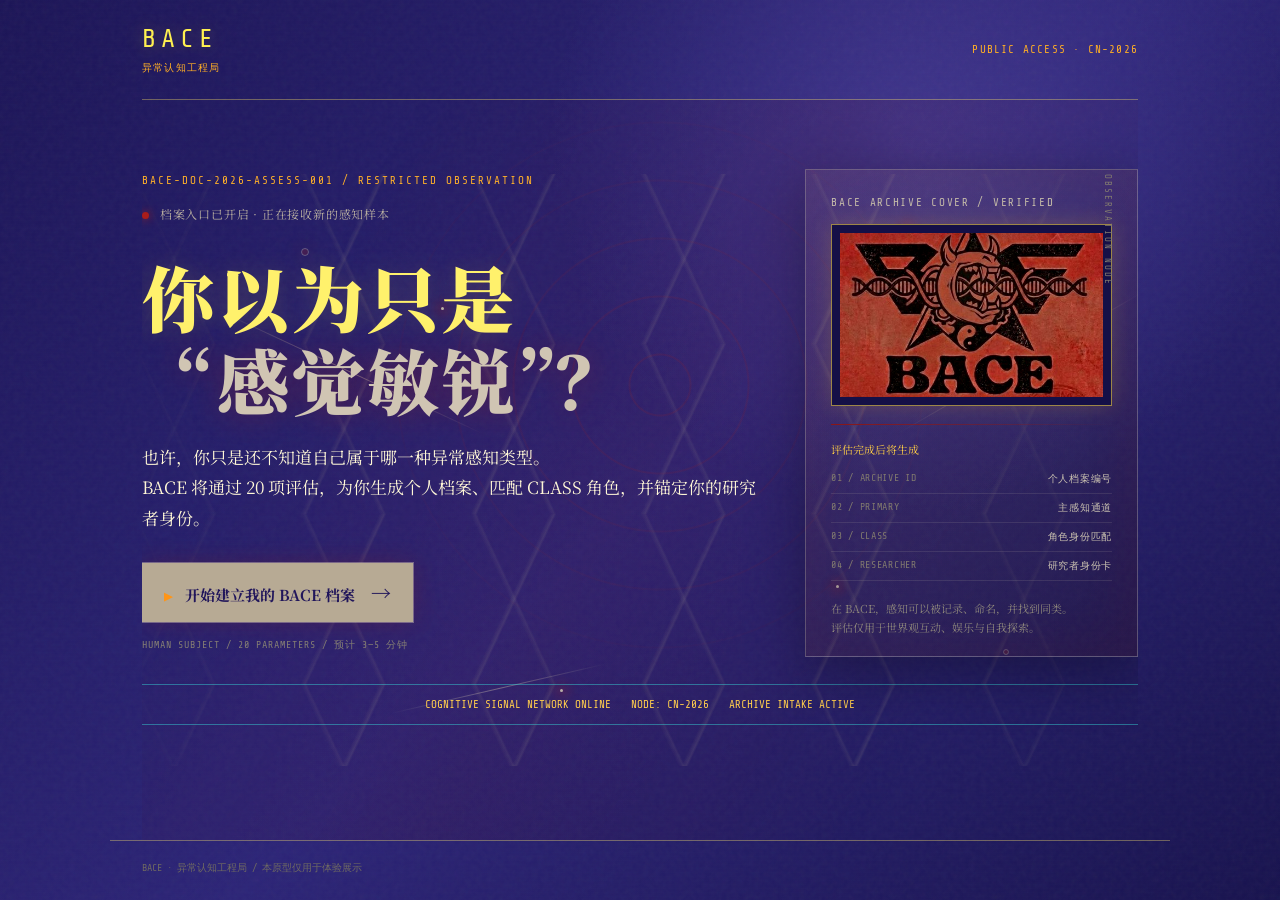
<file: index.html>
<!doctype html>
<html lang="zh-CN">
<head>
  <meta charset="UTF-8" />
  <meta name="viewport" content="width=device-width, initial-scale=1.0" />
  <title>BACE｜异常认知评估档案</title>
  <link rel="preconnect" href="https://fonts.googleapis.com">
  <link rel="preconnect" href="https://fonts.gstatic.com" crossorigin>
  <link href="https://fonts.googleapis.com/css2?family=Noto+Serif+SC:wght@400;600;700;900&family=Share+Tech+Mono&display=swap" rel="stylesheet">
  <link rel="stylesheet" href="style.css?v=20260917-free-share" />
</head>
<body>
  <div class="noise"></div><div class="scanlines"></div>
  <main class="shell">
    <header><a class="brand" href="#" onclick="app.go('home')"><span>BACE</span><small>异常认知工程局</small></a><div class="access">PUBLIC ACCESS · CN-2026</div></header>

    <section id="home" class="screen active hero">
      <div class="archive-field" aria-hidden="true"><span class="orb orb-a"></span><span class="orb orb-b"></span><span class="node n1"></span><span class="node n2"></span><span class="node n3"></span><span class="node n4"></span><i class="circuit c1"></i><i class="circuit c2"></i><i class="circuit c3"></i></div>
      <div class="hero-grid">
        <div class="portal-copy">
          <p class="eyebrow">BACE-DOC-2026-ASSESS-001 / RESTRICTED OBSERVATION</p>
          <p class="status"><i></i> 档案入口已开启 · 正在接收新的感知样本</p>
          <h1>你以为只是<br><em>“感觉敏锐”？</em></h1>
          <p class="lead">也许，你只是还不知道自己属于哪一种异常感知类型。<br>BACE 将通过 20 项评估，为你生成个人档案、匹配 CLASS 角色，并锚定你的研究者身份。</p>
          <button class="primary enter-button" onclick="app.go('register')"><span>▶</span> 开始建立我的 BACE 档案 <b>→</b></button>
          <p class="entry-note">HUMAN SUBJECT / 20 PARAMETERS / 预计 3—5 分钟</p>
        </div>
        <aside class="access-panel">
          <p class="panel-label">BACE ARCHIVE COVER / VERIFIED</p>
<figure class="badge-document"><img src="assets/bace-badge-cover.jpg?v=20260917" onerror="this.onerror=null;this.src='assets/bace-badge-cover.png?v=20260917'" alt="BACE 异常认知工程局徽章封面"></figure>
          <div class="panel-rule"></div>
          <p class="panel-subhead">评估完成后将生成</p>
          <dl><div><dt>01 / ARCHIVE ID</dt><dd>个人档案编号</dd></div><div><dt>02 / PRIMARY</dt><dd>主感知通道</dd></div><div><dt>03 / CLASS</dt><dd>角色身份匹配</dd></div><div><dt>04 / RESEARCHER</dt><dd>研究者身份卡</dd></div></dl>
          <p class="panel-foot">在 BACE，感知可以被记录、命名，并找到同类。<br>评估仅用于世界观互动、娱乐与自我探索。</p>
        </aside>
      </div>
      <div class="file-line"><span>COGNITIVE SIGNAL NETWORK ONLINE</span><span>NODE: CN-2026</span><span>ARCHIVE INTAKE ACTIVE</span></div>
    </section>

    <section id="register" class="screen dossier">
      <p class="eyebrow">SUBJECT REGISTRATION / 01</p><h2>建立受试者档案</h2>
      <p class="muted">信息仅保留在你的当前浏览器中，用于生成本次档案。</p>
      <form id="registration" onsubmit="app.register(event)">
        <label>受试者代号 <input id="alias" required maxlength="16" placeholder="例如：夜班观察员 / 北纬32号" autocomplete="off"><small class="field-note">建议使用“特征 + 身份”或“地点 + 编号”：如 梦境记录员、江北-07、静默观测者。</small></label>
        <div class="two"><label>年龄区间 <select id="age"><option>18岁以下</option><option selected>18—24岁</option><option>25—30岁</option><option>31—40岁</option><option>41岁以上</option></select></label><label>性别 <select id="gender"><option selected>不透露</option><option>男</option><option>女</option><option>其他 / 自定义</option></select></label></div>
        <div class="two"><label>所在地区 <input id="region" placeholder="例如：江苏·南京" maxlength="24"><small class="field-note">填写省/直辖市 · 城市即可，例如：江苏·南京。</small></label><label>职业 / 当前主要身份 <select id="occupation"><option selected value="未登记">暂不填写</option><option>在校学生</option><option>上班族 / 企业职员</option><option>体制内 / 公共服务</option><option>专业技术 / 工程 / 生产</option><option>商业 / 销售 / 服务业</option><option>教育 / 医疗 / 社会服务</option><option>内容创作 / 自由职业</option><option>个体经营 / 创业者</option><option>待业 / 转型中 / 退休</option><option>其他</option></select><small class="field-note">按你当前最主要的状态选择即可，不需要精确到具体行业。</small></label></div>
        <fieldset><legend>进入档案前，你更接近哪种状态？</legend><label class="radio"><input type="radio" name="identity" value="观察者" checked> 普通观察者</label><label class="radio"><input type="radio" name="identity" value="体验者"> 异常体验者</label><label class="radio"><input type="radio" name="identity" value="研究者"> 研究兴趣者</label></fieldset>
        <button class="primary" type="submit">生成档案编号并开始 <b>→</b></button>
      </form>
    </section>

    <section id="test" class="screen assessment">
      <div class="test-top"><div><p class="eyebrow" id="phase">COGNITIVE SCAN / 感官与环境信号</p><p class="case-id" id="caseId"></p></div><div class="progress-wrap"><span id="percent">PROCESS: 05%</span><div class="progress"><i id="progress"></i></div></div></div>
      <article class="question-card"><span id="questionCode">A-01</span><h2 id="questionText"></h2><p class="scale-hint">请选择最贴近你实际体验的程度</p><div class="answers" id="answers"></div></article>
      <div class="test-footer"><button class="text-button" onclick="app.previous()" id="prev">← 返回上一题</button><span>所有题目均可修改</span></div>
    </section>

    <section id="analyze" class="screen analysis"><p class="eyebrow">BACE CORE / PROCESSING</p><div class="spinner">∆</div><h2>正在生成认知档案</h2><div class="log" id="log"></div></section>

    <section id="result" class="screen result">
      <div class="result-head"><p class="eyebrow">SUBJECT PROFILE / GENERATED</p><button class="text-button" onclick="app.restart()">重新建立档案 ↗</button></div>
      <div class="profile-grid"><aside class="identity-card"><span class="stamp" id="sampleLevel">RESPONSE GRADE</span><p>受试者</p><h2 id="resultAlias"></h2><div class="role-mark" id="roleMark">05</div><p class="mono" id="resultId"></p><p id="resultDate"></p></aside><article class="role-card"><p class="eyebrow">PRIMARY CLASS / RESEARCHER IDENTITY</p><h1 id="roleName"></h1><h3 id="roleCode"></h3><p id="roleIntro"></p><div class="tag-row" id="roleTags"></div><blockquote id="roleQuote"></blockquote><p class="similarity" id="similarity"></p></article></div>
      <section class="dimensions"><div class="section-title"><span>PRIMARY TRAITS / FREE ARCHIVE</span><small>本次倾向值，非诊断结论</small></div><div id="dimensionBars"></div></section>
      <section class="safety-section priority-safety"><div class="section-title"><span>SAFETY &amp; RESPONSE GUIDE</span><small>管理体验，不替代医疗或心理支持</small></div><div class="safety-grid"><article><b>01 / 记录，不急于定论</b><p>把时间、地点、睡眠、身体状态与感受分开写下；先保留信息，再决定怎样解释。</p></article><article><b>02 / 降低信息密度</b><p>当感受过强时，离开高刺激场景、补水、休息、回到熟悉的日常任务，给自己一个复位窗口。</p></article><article><b>03 / 保持现实校验</b><p>向可信任的人核对可验证的信息；不要因一次体验作出重大的健康、财务或人际决定。</p></article><article><b>04 / 需要时优先求助</b><p>若出现持续困扰、睡眠明显受影响、感知体验突增，或你担心自己或他人安全，请尽快联系当地医疗或心理健康专业支持。</p></article></div></section>
      <section class="free-insight"><div class="section-title"><span>PERSONAL SIGNAL NETWORK / FREE</span><small>12 维节点以本次答题倾向形成的关系示意</small></div><div id="networkGraph" class="network-graph"></div><div class="insight-grid"><article><p class="eyebrow">CLASS RELATION</p><h2>主—次—潜在结构</h2><p id="classRelation"></p></article><article><p class="eyebrow">FORMATION PATH</p><h2>你的形成路径</h2><p id="formationPath"></p></article><article><p class="eyebrow">OBSERVATION NOTE</p><h2>当前观察提示</h2><p id="observationNote"></p></article></div></section>
      <section class="radar-section"><div class="section-title"><span>COGNITIVE ATTRIBUTE MATRIX / FREE</span><small>12 维本次感知分布</small></div><div id="radarChart" class="radar-chart"></div></section>
      <section class="library-section"><details><summary><span>CLASS MATRIX-12 / OPEN INDEX</span><small>展开查看 12 种 BACE 身份接口</small></summary><div id="classLibrary" class="class-library"></div></details></section>
      <section class="term-section"><details><summary><span>TERMS &amp; CULTURAL REFERENCE INDEX</span><small>展开术语与跨文化检索索引</small></summary><div class="term-table"><div><b>BACE 术语</b><b>观察性说明</b><b>文化检索线索</b></div><div><span>T1 灵视</span><span>对视觉细节、光影、轮廓和图像联想的注意倾向。</span><span>视觉象征 / visions in folklore / 图像叙事</span></div><div><span>T2 灵听</span><span>对声音层次、节奏与细微听觉线索的注意倾向。</span><span>聆听传统 / auditory imagery / 声景研究</span></div><div><span>T3 灵嗅 / 灵触</span><span>从气味、温度、材质和触感中记录环境线索的倾向。</span><span>感官民族志 / olfactory memory / 触觉记忆</span></div><div><span>T4 空间感知</span><span>对路径、建筑、方位与场所氛围的注意倾向。</span><span>风水语境 / genius loci / place attachment</span></div><div><span>T5 预知直觉</span><span>对模式、时机与预感的记录倾向；适合与现实信息交叉核对。</span><span>预兆叙事 / intuition studies / pattern recognition</span></div><div><span>T6 梦境通道</span><span>对梦境叙事、醒后记忆与象征联系的记录倾向。</span><span>梦兆叙事 / dream incubation / 梦境日记</span></div><div><span>T7 共情感知</span><span>对关系、情绪与群体氛围变化的注意倾向。</span><span>共情叙事 / affect studies / 情绪地理</span></div><div><span>T8 身体信号</span><span>对疲劳、紧张、放松与身体反应的自我观察倾向。</span><span>身体经验 / interoception / somatic awareness</span></div><div><span>T9 裂隙感知</span><span>对记忆、经历或空间叙事中断层与未闭合线索的注意倾向。</span><span>阈限叙事 / liminality / 断裂记忆</span></div><div><span>T10 家族印记</span><span>把个人体验放入家族故事、旧物与成长脉络中理解的倾向。</span><span>家谱 / 口述史 / ancestor traditions</span></div><div><span>T11 环境共振</span><span>对自然、天气、光线与场域变化进行体验记录的倾向。</span><span>地景叙事 / landscape studies / environmental perception</span></div><div><span>T12 认知训练</span><span>通过记录、复盘、冥想或阅读建立自我校准的倾向。</span><span>观照练习 / contemplative practice / self-observation</span></div></div></details></section>
      <section class="findings free-identity"><div><p class="eyebrow">FREE ARCHIVE / IDENTITY NOTE</p><h2>你的 BACE 身份结论</h2><p id="summary"></p><p class="card-note">本次免费档案已包含：12 种 CLASS 索引、12 维图谱、感知网络、三层角色结构与基础角色卡。</p></div><section class="archive-check" aria-labelledby="calibrationTitle"><p class="eyebrow">ARCHIVE CALIBRATION</p><h2 id="calibrationTitle">这份档案像真实的你吗？</h2><p>请用近期真实体验校对它，而不是急于确认一种身份。</p><label><input type="checkbox" data-calibration> 前 3 项特质在近三个月的不同情境中反复出现。</label><label><input type="checkbox" data-calibration> 角色描述能解释一部分体验，也允许我保留不相符的部分。</label><label><input type="checkbox" data-calibration> 连续记录 7 天后，我仍能发现相近的体验线索。</label><p id="calibrationResult" class="calibration-result">勾选后生成本次观察提示。</p></section></section>
      <section class="bace-continuation" aria-label="BACE 后续入口"><article class="bace-about"><p class="eyebrow">ABOUT BACE</p><h2>一份公开的观察档案</h2><p>BACE 是一个以异常认知为主题的原创档案世界。20 题测试是一份公开观察记录；未来的 70 题完整版将进一步呈现更细的感知结构、角色关系与档案路径。</p></article><article class="share-dossier"><p class="eyebrow">TAKE YOUR IDENTITY</p><h2>带走你的研究者身份</h2><p>把这份档案分享给朋友：他们会被记录为哪一种 CLASS？</p><div class="share-actions"><button class="primary" type="button" onclick="app.shareArchive()">分享我的研究者档案</button><button class="secondary-action" type="button" onclick="app.copyTestLink()">复制测试链接</button><button class="secondary-action" type="button" onclick="app.downloadCard()">保存角色卡图片</button></div><p id="shareStatus" class="share-status" aria-live="polite"></p></article><article class="xhs-follow"><p class="eyebrow">NEXT ARCHIVE</p><h2>等待 70 题完整版</h2><p>在小红书搜索并关注「异常认知档案室」，等待 70 题完整版、12 CLASS 档案与后续观察员任务。</p><p class="xhs-id">小红书号：18415880263</p><button class="secondary-action" type="button" onclick="app.copyXhsId()">复制小红书号</button></article></section>
    </section>
  </main>
  <footer>BACE · 异常认知工程局 / 本原型仅用于体验展示</footer>
  <script src="app.js?v=20260917-free-share"></script>
</body>
</html>
</file>
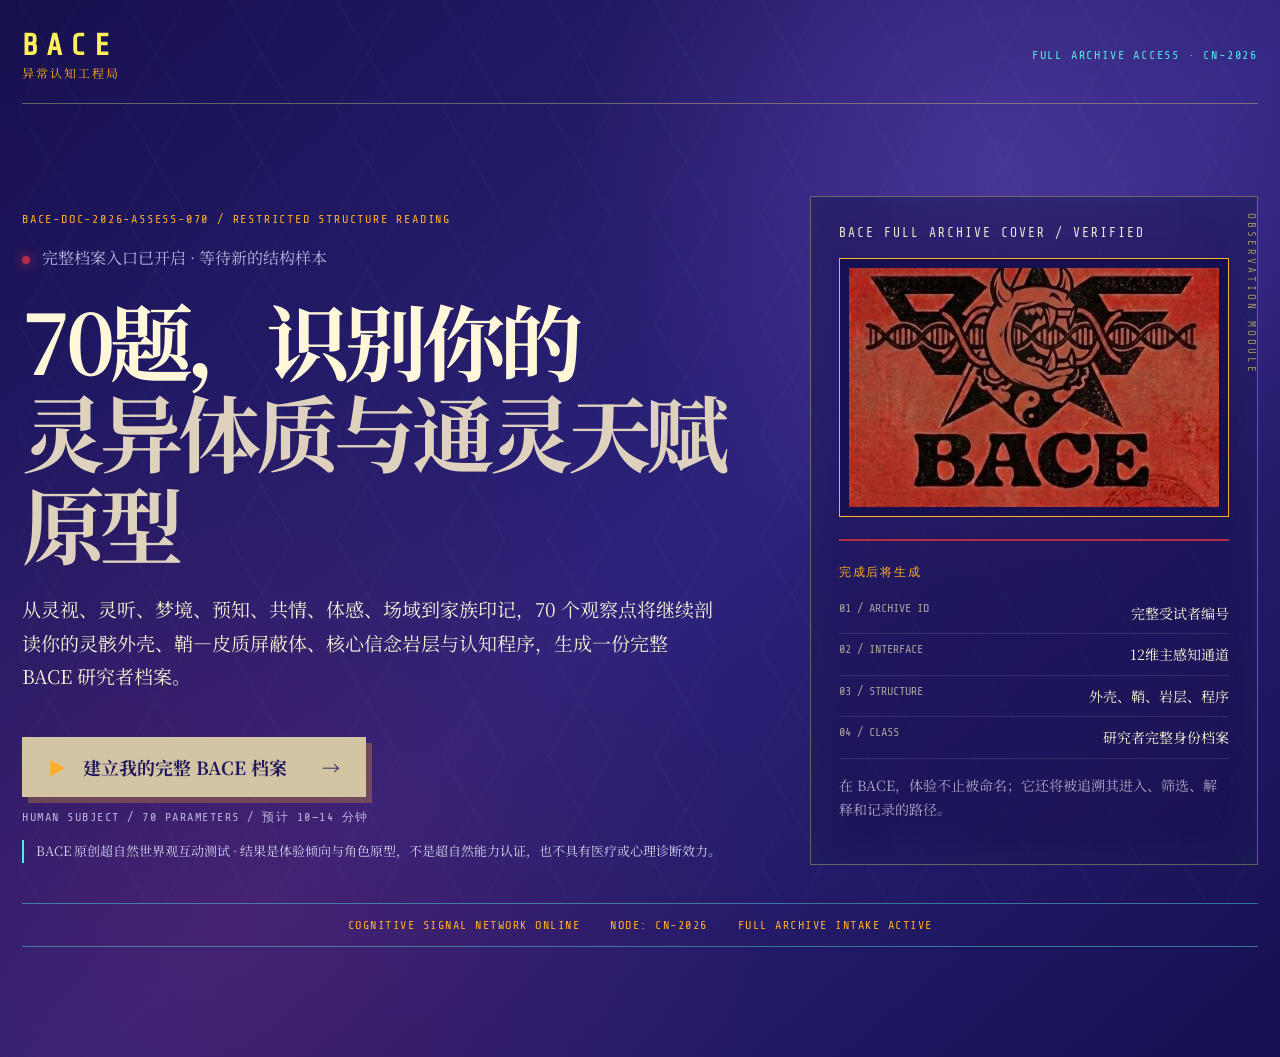
<file: full70-archive-preview.html>
<!doctype html>
<html lang="zh-CN">
<head>
  <meta charset="utf-8">
  <meta name="viewport" content="width=device-width, initial-scale=1">
  <title>BACE｜70题完整结构档案 · 视觉预览</title>
  <link rel="preconnect" href="https://fonts.googleapis.com">
  <link rel="preconnect" href="https://fonts.gstatic.com" crossorigin>
  <link href="https://fonts.googleapis.com/css2?family=Noto+Serif+SC:wght@400;600;700;900&family=Share+Tech+Mono&display=swap" rel="stylesheet">
  <style>
    :root{--night:#19105a;--night2:#261e73;--paper:rgba(37,29,103,.75);--ink:#fff7d8;--yellow:#fff15a;--amber:#ffae25;--cyan:#52e9e1;--red:#b42d48;--line:rgba(255,235,117,.35);--muted:#b9b5df}*{box-sizing:border-box}html{background:#17104e}body{margin:0;min-height:100vh;color:var(--ink);font:16px/1.75 "Noto Serif SC",serif;background:radial-gradient(circle at 78% 16%,rgba(95,69,174,.55),transparent 26rem),radial-gradient(circle at 18% 88%,rgba(175,32,65,.19),transparent 34rem),linear-gradient(140deg,#17104e,#2d237c 53%,#161050)}body:before{content:"";position:fixed;inset:0;opacity:.34;pointer-events:none;background:linear-gradient(60deg,transparent 47%,rgba(82,233,225,.12) 48%,transparent 49%) 0 0/106px 108px,linear-gradient(120deg,transparent 47%,rgba(255,241,90,.08) 48%,transparent 49%) 0 0/106px 108px}.shell{position:relative;width:min(1240px,calc(100% - 44px));margin:auto;padding:28px 0 70px}.top{display:flex;justify-content:space-between;align-items:center;border-bottom:1px solid var(--line);padding:0 0 22px}.brand{font:700 30px "Share Tech Mono";letter-spacing:8px;color:var(--yellow)}.brand small{display:block;margin-top:2px;color:var(--amber);font:12px "Noto Serif SC";letter-spacing:2px}.mono,.eyebrow{font:12px/1.5 "Share Tech Mono";letter-spacing:1.8px}.eyebrow{color:var(--amber)}.mono{color:var(--cyan)}.screen{display:none}.screen.active{display:block}.hero{min-height:78vh;padding:92px 0 40px}.hero-grid{display:grid;grid-template-columns:1.15fr .72fr;gap:72px;align-items:center}.status{color:var(--muted)}.status i{display:inline-block;width:8px;height:8px;margin-right:8px;border-radius:50%;background:var(--red);box-shadow:0 0 12px var(--red)}h1{margin:22px 0 24px;font-size:clamp(50px,6.5vw,88px);line-height:1.1;letter-spacing:-.06em}h1 em{font-style:normal;color:#ded1bd}.lead{max-width:700px;font-size:19px;color:#f5f0d4}.primary{margin-top:26px;padding:17px 26px;border:0;background:#d3c4a4;color:#21185e;font:700 18px "Noto Serif SC";cursor:pointer;box-shadow:6px 6px 0 rgba(255,174,37,.28)}.primary span{color:var(--amber);margin-right:12px}.primary b{margin-left:30px}.entry-note{color:var(--muted);font:12px "Share Tech Mono";letter-spacing:1.5px}.cover-panel{position:relative;border:1px solid var(--line);padding:28px;background:rgba(26,19,77,.52);box-shadow:inset 0 0 56px rgba(82,233,225,.05)}.cover-panel:after{content:"OBSERVATION MODULE";position:absolute;right:-1px;top:16px;writing-mode:vertical-rl;color:rgba(255,241,90,.55);font:11px "Share Tech Mono";letter-spacing:3px}.cover-title{margin:0 0 18px;color:#eee9d3;font:13px "Share Tech Mono";letter-spacing:2px}.badge{margin:0;border:1px solid var(--amber);padding:9px;background:#171050}.badge img{display:block;width:100%;aspect-ratio:1.55;object-fit:cover}.panel-rule{height:2px;margin:22px 0;background:var(--red)}.cover-panel dl{margin:0}.cover-panel dl div{display:flex;justify-content:space-between;gap:8px;padding:8px 0;border-bottom:1px solid rgba(255,255,255,.1)}.cover-panel dt{color:#aaa29a;font:12px "Share Tech Mono"}.cover-panel dd{margin:0;font-size:14px}.panel-foot{color:#aaa4c6;font-size:14px}.file-line{display:flex;justify-content:center;gap:30px;margin-top:38px;padding:14px 0;border-top:1px solid rgba(82,233,225,.45);border-bottom:1px solid rgba(82,233,225,.45);font:12px "Share Tech Mono";letter-spacing:1.5px;color:var(--amber)}.dossier{width:min(860px,100%);margin:auto;padding:86px 0}.dossier h2{margin:12px 0 4px;font-size:47px;letter-spacing:-.04em}.muted{color:var(--cyan)}.archive-form{margin-top:38px}.archive-form label{display:block;margin:0 0 24px;color:#f9f0cf}.archive-form input,.archive-form select{display:block;width:100%;padding:12px 4px 11px;border:0;border-bottom:1px solid rgba(255,241,90,.5);background:transparent;color:var(--ink);font:18px "Noto Serif SC";outline:0}.archive-form select{appearance:auto}.archive-form option{background:#20185f}.field-note{display:block;margin-top:7px;color:var(--cyan);font-size:13px}.two{display:grid;grid-template-columns:1fr 1fr;gap:34px}.archive-form fieldset{margin:34px 0 25px;padding:17px 20px;border:1px solid rgba(82,233,225,.55)}.archive-form legend{padding:0 10px;color:var(--cyan)}.radio{display:inline-flex!important;align-items:center;gap:7px;margin:0 26px 0 0!important}.radio input{display:inline;width:auto;margin:0}.result{padding:60px 0}.result-head{display:flex;justify-content:space-between;align-items:center}.text-button{border:0;background:none;color:var(--cyan);font:inherit;cursor:pointer}.profile-grid{display:grid;grid-template-columns:330px 1fr;margin-top:18px;border:1px solid var(--line)}.identity-card{position:relative;padding:30px;border-right:1px solid var(--line);background:linear-gradient(145deg,rgba(255,174,37,.12),rgba(37,29,103,.28))}.stamp{display:inline-block;border:1px solid var(--amber);padding:5px 9px;color:var(--amber);font:11px "Share Tech Mono";letter-spacing:1px}.identity-card h2{margin:19px 0 2px;font-size:42px}.role-mark{display:grid;place-items:center;width:116px;height:116px;margin:28px 0;border:2px solid var(--yellow);border-radius:50%;color:var(--yellow);font:52px "Share Tech Mono";box-shadow:0 0 0 12px rgba(255,241,90,.06)}.role-card{padding:35px}.role-card h1{margin:12px 0 2px;font-size:clamp(48px,6vw,76px);color:var(--yellow)}.role-card h3{margin:0;color:var(--cyan);font:16px "Share Tech Mono"}.tag-row{display:flex;flex-wrap:wrap;gap:8px;margin:20px 0}.tag-row span{border:1px solid rgba(82,233,225,.5);padding:4px 10px;color:#bffefa;font-size:14px}.role-card blockquote{margin:22px 0 0;padding-left:17px;border-left:3px solid var(--amber);color:#fff1ba}.structural-head{display:flex;justify-content:space-between;align-items:end;margin-top:45px;padding-bottom:13px;border-bottom:1px solid var(--line)}.structural-head h2{margin:0;font-size:31px}.layer-grid{display:grid;grid-template-columns:repeat(4,1fr);gap:1px;margin-top:1px;background:var(--line);border:1px solid var(--line)}.layer{min-height:258px;padding:22px;background:rgba(25,18,79,.88)}.layer:nth-child(2){background:rgba(36,40,113,.94)}.layer:nth-child(3){background:rgba(56,39,114,.9)}.layer:nth-child(4){background:rgba(78,43,90,.86)}.layer h3{margin:8px 0;color:var(--yellow);font-size:23px}.layer p:last-child{color:#e7e1fa;font-size:14px}.matrix{margin-top:24px;padding:25px;border:1px solid var(--line);background:rgba(25,18,79,.62)}.matrix-top{display:flex;justify-content:space-between;gap:20px;padding-bottom:14px;border-bottom:1px solid var(--line)}.matrix h2{margin:4px 0 0;font-size:30px}.trait-grid{display:grid;grid-template-columns:repeat(2,1fr);gap:0 32px;margin-top:12px}.trait{display:grid;grid-template-columns:128px 1fr 42px;gap:10px;align-items:center;padding:10px 0;border-bottom:1px solid rgba(255,255,255,.09);font-size:13px}.trait i{display:block;height:7px;background:#141049}.trait b{display:block;height:100%;background:linear-gradient(90deg,var(--cyan),var(--yellow))}.trait strong{font:13px "Share Tech Mono";color:var(--yellow)}.relation-grid{display:grid;grid-template-columns:1.2fr .8fr;gap:18px;margin-top:22px}.note{padding:24px;border:1px solid var(--line);background:rgba(38,29,103,.7)}.note h2{margin:6px 0 10px;font-size:22px}.note p:last-child{margin:0;color:#e9e6ff}.quick-nav{position:fixed;right:16px;bottom:16px;display:flex;gap:6px;padding:7px;background:rgba(16,12,53,.88);border:1px solid var(--line);backdrop-filter:blur(8px)}.quick-nav button{border:0;background:transparent;color:#dff;cursor:pointer;font:12px "Share Tech Mono";padding:7px 9px}.quick-nav button.active{background:var(--amber);color:#251850}@media(max-width:760px){.shell{width:min(100% - 24px,1240px);padding-top:18px}.top .mono{display:none}.hero{padding-top:52px}.hero-grid,.profile-grid,.relation-grid{grid-template-columns:1fr}.cover-panel{margin-top:4px}.file-line{flex-wrap:wrap;gap:10px;text-align:center}.two,.layer-grid{grid-template-columns:1fr}.dossier{padding:55px 0}.dossier h2{font-size:39px}.profile-grid .identity-card{border-right:0;border-bottom:1px solid var(--line)}.trait-grid{grid-template-columns:1fr}.matrix-top{display:block}.role-card{padding:25px}.role-card h1{font-size:53px}.hero h1{font-size:53px}}
  </style>
</head>
<body>
  <main class="shell">
    <header class="top"><div class="brand">BACE<small>异常认知工程局</small></div><div class="mono">FULL ARCHIVE ACCESS · CN-2026</div></header>
    <section id="cover" class="screen active hero">
      <div class="hero-grid"><div><p class="eyebrow">BACE-DOC-2026-ASSESS-070 / RESTRICTED STRUCTURE READING</p><p class="status"><i></i> 完整档案入口已开启 · 等待新的结构样本</p><h1>你感知到的，<br>究竟从何处<em>进入</em>？</h1><p class="lead">20 题记录你最活跃的感知方向。70 题完整评估将继续读取你的灵骸外壳、鞘—皮质屏蔽体、核心信念岩层与认知程序，生成一份完整的 BACE 研究者结构档案。</p><button class="primary" onclick="show('subject')"><span>▶</span> 建立我的完整 BACE 档案 <b>→</b></button><p class="entry-note">HUMAN SUBJECT / 70 PARAMETERS / 预计 10—14 分钟</p></div><aside class="cover-panel"><p class="cover-title">BACE FULL ARCHIVE COVER / VERIFIED</p><figure class="badge"><img src="assets/bace-badge-cover.jpg" alt="BACE异常认知工程局徽章封面"></figure><div class="panel-rule"></div><p class="eyebrow">完成后将生成</p><dl><div><dt>01 / ARCHIVE ID</dt><dd>完整受试者编号</dd></div><div><dt>02 / INTERFACE</dt><dd>12维主感知通道</dd></div><div><dt>03 / STRUCTURE</dt><dd>外壳、鞘、岩层、程序</dd></div><div><dt>04 / CLASS</dt><dd>研究者完整身份档案</dd></div></dl><p class="panel-foot">在 BACE，体验不止被命名；它还将被追溯其进入、筛选、解释和记录的路径。</p></aside></div><div class="file-line"><span>COGNITIVE SIGNAL NETWORK ONLINE</span><span>NODE: CN-2026</span><span>FULL ARCHIVE INTAKE ACTIVE</span></div>
    </section>
    <section id="subject" class="screen dossier"><p class="eyebrow">SUBJECT REGISTRATION / 01 · FULL ARCHIVE</p><h2>建立完整受试者档案</h2><p class="muted">信息仅保留在你的当前浏览器中，用于生成本次完整结构档案。</p><form class="archive-form" onsubmit="event.preventDefault();show('result')"><label>受试者代号<input required maxlength="16" placeholder="例如：夜班观察员 / 北纬32号"><small class="field-note">建议使用“特征 + 身份”或“地点 + 编号”：如 梦境记录员、江北-07、静默观测者。</small></label><div class="two"><label>年龄区间<select><option>18岁以下</option><option selected>18—24岁</option><option>25—30岁</option><option>31—40岁</option><option>41岁以上</option></select></label><label>性别<select><option selected>不透露</option><option>男</option><option>女</option><option>其他 / 自定义</option></select></label></div><div class="two"><label>所在地区<input placeholder="例如：江苏·南京"><small class="field-note">填写省/直辖市 · 城市即可，例如：江苏·南京。</small></label><label>职业 / 当前主要身份<select><option selected>暂不填写</option><option>在校学生</option><option>上班族 / 企业职员</option><option>体制内 / 公共服务</option><option>专业技术 / 工程 / 生产</option><option>商业 / 销售 / 服务业</option><option>内容创作 / 自由职业</option><option>个体经营 / 创业者</option><option>转型中 / 退休</option></select><small class="field-note">按你当前最主要的状态选择即可，不需要精确到具体行业。</small></label></div><fieldset><legend>进入完整档案前，你更接近哪种状态？</legend><label class="radio"><input type="radio" name="state" checked> 普通观察者</label><label class="radio"><input type="radio" name="state"> 异常体验者</label><label class="radio"><input type="radio" name="state"> 研究兴趣者</label></fieldset><button class="primary" type="submit"><span>▶</span> 生成完整档案编号并开始读取 <b>→</b></button></form></section>
    <section id="result" class="screen result"><div class="result-head"><p class="eyebrow">SUBJECT STRUCTURE PROFILE / GENERATED</p><button class="text-button" onclick="show('cover')">重新建立档案 ↗</button></div><div class="profile-grid"><aside class="identity-card"><span class="stamp">L3 / α级高响应样本</span><p>完整受试者</p><h2>夜航记录员</h2><div class="role-mark">05</div><p class="mono">BACE-CN-70-042781</p><p>生成日期：2026.09.28</p><p class="mono">江苏 · 南京 / 未登记职业</p></aside><article class="role-card"><p class="eyebrow">PRIMARY CLASS / FULL RESEARCHER IDENTITY</p><h1>梦行者</h1><h3>CLASS-005 · DREAM INTERFACE PROFILE</h3><p>该样本以梦境通道为主入口，醒后保留较多叙事片段，并常以预知直觉与裂隙感知作为相邻通道。完整档案进一步显示：该体验并非只停留在梦本身，而会在筛选、解释和记录中持续形成个人结构。</p><div class="tag-row"><span>深眠接口者</span><span>梦境记录</span><span>求证岩层</span><span>双重校准</span></div><blockquote>“梦不是结论；它是一次等待现实校对的内部记录。”</blockquote></article></div><div class="structural-head"><div><p class="eyebrow">FULL STRUCTURE READING / 04 LAYERS</p><h2>你的完整感知结构</h2></div><p class="mono">70 PARAMETERS / FULL ARCHIVE</p></div><section class="layer-grid"><article class="layer"><p class="eyebrow">01 / 灵骸外壳</p><h3>梦境主接口型</h3><p>你首先通过梦境叙事、醒后画面与重复场景接收线索；预知直觉为次级协同入口。</p></article><article class="layer"><p class="eyebrow">02 / 鞘—皮质屏蔽体</p><h3>选择性通透型</h3><p>你有较明确的信息筛选节律。强烈体验进入后，通常仍能通过记录、休息或现实核对回到稳定状态。</p></article><article class="layer"><p class="eyebrow">03 / 核心信念岩层</p><h3>求证岩层</h3><p>面对难解释的体验，你更倾向追问来源、时间线和可核对信息，而不是急于把它当成定论。</p></article><article class="layer"><p class="eyebrow">04 / 认知程序群</p><h3>双重校准程序</h3><p>你会保留体验记录，也会在新的现实信息出现后回看、修正原先的解释与判断。</p></article></section><section class="matrix"><div class="matrix-top"><div><p class="eyebrow">COGNITIVE ATTRIBUTE MATRIX / FULL</p><h2>12维完整感知分布</h2></div><p class="mono">本次体验倾向 / 非能力等级</p></div><div class="trait-grid"><div class="trait"><span>T1 灵视</span><i><b style="width:52%"></b></i><strong>52%</strong></div><div class="trait"><span>T2 灵听</span><i><b style="width:38%"></b></i><strong>38%</strong></div><div class="trait"><span>T3 灵嗅／灵触</span><i><b style="width:46%"></b></i><strong>46%</strong></div><div class="trait"><span>T4 空间感知</span><i><b style="width:64%"></b></i><strong>64%</strong></div><div class="trait"><span>T5 预知直觉</span><i><b style="width:78%"></b></i><strong>78%</strong></div><div class="trait"><span>T6 梦境通道</span><i><b style="width:92%"></b></i><strong>92%</strong></div><div class="trait"><span>T7 共情感知</span><i><b style="width:57%"></b></i><strong>57%</strong></div><div class="trait"><span>T8 身体信号</span><i><b style="width:68%"></b></i><strong>68%</strong></div><div class="trait"><span>T9 裂隙感知</span><i><b style="width:72%"></b></i><strong>72%</strong></div><div class="trait"><span>T10 家族印记</span><i><b style="width:44%"></b></i><strong>44%</strong></div><div class="trait"><span>T11 环境共振</span><i><b style="width:66%"></b></i><strong>66%</strong></div><div class="trait"><span>T12 认知训练</span><i><b style="width:81%"></b></i><strong>81%</strong></div></div></section><section class="relation-grid"><article class="note"><p class="eyebrow">CLASS RELATION / FULL</p><h2>主—次—潜在角色关系</h2><p><b>主角色：梦行者</b>负责接收睡眠与梦境叙事中的线索；<b>次角色：预知者</b>让你倾向把重复梦境与现实中的时机、变化进行对照；<b>潜在角色：裂隙感应者</b>则解释了你为何会记住未闭合的片段、矛盾细节与“尚未结束”的感受。三者并非互相排斥，而是同一结构里的不同位置。</p></article><article class="note"><p class="eyebrow">ARCHIVE TASK / 07 DAYS</p><h2>下一步观察任务</h2><p>连续 7 天记录：入睡前状态、梦中关键词、醒后情绪、当天可核对事件。第 7 天回看时，只标出“重复出现”的线索，不对单次体验下结论。</p></article></section></section>
  </main>
  <nav class="quick-nav"><button class="active" onclick="show('cover',this)">01 封面</button><button onclick="show('subject',this)">02 受试者档案</button><button onclick="show('result',this)">03 完整结果档案</button></nav>
  <script>
    function show(id,button){document.querySelectorAll('.screen').forEach(x=>x.classList.remove('active'));document.getElementById(id).classList.add('active');document.querySelectorAll('.quick-nav button').forEach(x=>x.classList.remove('active'));if(button)button.classList.add('active');scrollTo({top:0,behavior:'smooth'})}
    /* 70题版封面：保留20题的档案感，将用户动机说得更直接。 */
    const coverTitle=document.querySelector('#cover h1');
    coverTitle.innerHTML='70题测测你的<br><em>灵异体质</em>与<br>通灵天赋原型。';
    document.querySelector('#cover .lead').innerHTML='你对梦、直觉、环境、他人情绪或细节的敏感，可能对应一条尚未被命名的感知路径。<br>BACE 将通过 70 项完整评估，生成你的 CLASS 身份、12 维感知图谱与完整结构档案。';
    const form=document.querySelector('.archive-form');
    const contact=document.createElement('label');
    contact.innerHTML='微信联系方式（选填）<input id="wechat" maxlength="40" placeholder="例如：BACE_Observer_07"><small class="field-note">仅写入本设备的本次预览档案；当前页面不会上传、发送或公开该信息。</small>';
    form.querySelector('fieldset').before(contact);
    const archiveEnhancement=document.createElement('div');
    archiveEnhancement.className='expanded-archive';
    archiveEnhancement.innerHTML=`
      <section class="archive-disclaimer">
        <p class="eyebrow">ARCHIVE NATURE / 档案性质</p>
        <strong>BACE原创世界观互动与自我观察模型</strong>
        <p>本档案使用“灵异体质、通灵天赋、灵视、预知、灵骸外壳”等BACE内部术语，对本次答题中的注意、记忆、感受与解释倾向进行世界观归档。结果不证明超自然现象真实存在，不证明受试者拥有通灵能力，也不构成医学诊断、心理诊断、治疗建议或现实事件认定。</p>
      </section>
      <section class="paranormal-verdict">
        <div class="verdict-main">
          <p class="eyebrow">PARANORMAL CONSTITUTION / 灵异体质总判定</p>
          <span class="archive-code">DREAM-CONTACT / α-05</span>
          <h2>梦境接触型<br><em>高响应原型</em></h2>
          <p>本次70项记录显示：你的异常信息路径主要由<strong>T6梦境通道</strong>进入，经<strong>T5预知直觉</strong>完成现实对照，并由<strong>T9裂隙感知</strong>保留尚未闭合的片段。BACE将这一组合暂时归档为“梦境—预知—裂隙”复合结构。</p>
        </div>
        <aside class="verdict-meta">
          <p class="eyebrow">ARCHIVE STATUS</p>
          <dl><div><dt>灵异体质原型</dt><dd>梦境接触型</dd></div><div><dt>主要通灵接口</dt><dd>非清醒信息接口</dd></div><div><dt>主结构清晰度</dt><dd>高</dd></div><div><dt>档案活跃状态</dt><dd>α / 高响应</dd></div><div><dt>能力事实认证</dt><dd>不适用</dd></div></dl>
        </aside>
      </section>
      <section class="archive-section">
        <div class="section-heading"><div><p class="eyebrow">PHENOMENON MATCH / 现象档案匹配</p><h2>你更容易挂靠的超自然现象</h2></div><p>世界观归档，不代表事件事实</p></div>
        <div class="phenomena-grid">
          <article><span>PRIMARY / 01</span><b>DREAM-004</b><h3>重复梦境结构</h3><p>重复地点、道路、房间、人物或能够延续前一次情节的梦境。</p><em>现象倾向：高</em></article>
          <article><span>SECONDARY / 02</span><b>SYNC-002</b><h3>同步性对照</h3><p>梦中片段与现实中的时机、关系变化或场景产生主观对应。</p><em>现象倾向：中高</em></article>
          <article><span>LATENT / 03</span><b>RIFT-003</b><h3>未闭合叙事残留</h3><p>对没有结尾的梦、无法进入的房间或中断的对话持续保留记忆。</p><em>现象倾向：中高</em></article>
        </div>
      </section>
      <section class="archive-section evidence-section">
        <div class="section-heading"><div><p class="eyebrow">STRUCTURAL EVIDENCE TRACE / 判定溯源</p><h2>为什么被归档为“梦行者”</h2></div><p>仅展示解释依据，不公开核心权重</p></div>
        <div class="evidence-grid">
          <article><span>01 / 主支持</span><h3>T6 梦境通道 · 92%</h3><p>你在梦境连续性、重复地点、醒后画面和梦境记录等观察项中持续高响应。</p></article>
          <article><span>02 / 协同支持</span><h3>T5 预知直觉 · 78%</h3><p>你会把梦境与现实中的时机、变化和重复线索进行对照，同时保留求证倾向。</p></article>
          <article><span>03 / 背景支持</span><h3>T9 裂隙感知 · 72%</h3><p>你容易记住不完整、矛盾或未闭合的片段，使部分梦境在醒后持续停留。</p></article>
          <article><span>04 / 排除说明</span><h3>灵听与家族印记未形成主支持</h3><p>声音与家族叙事在本次记录中响应较低，因此不纳入主要CLASS判定。</p></article>
        </div>
      </section>
      <section class="archive-section interface-section">
        <div class="section-heading"><div><p class="eyebrow">ANOMALOUS INTERFACE / 通灵接口解释</p><h2>你的异常信息怎样进入</h2></div><p>灵骸外壳：梦境主接口型</p></div>
        <div class="signal-path"><div><b>现实经历</b><small>地点、关系、压力与未完成事件</small></div><i>→</i><div><b>睡眠重组</b><small>形成梦中人物、道路、房间与情节</small></div><i>→</i><div><b>醒后残留</b><small>保留画面、情绪、声音或身体感觉</small></div><i>→</i><div><b>现实对照</b><small>注意相似地点、时机和重复线索</small></div></div>
        <div class="dual-reading"><article><p class="eyebrow">BACE WORLDVIEW READING</p><h3>非清醒信息接口</h3><p>在BACE世界观中，梦行者的灵骸外壳会在睡眠阶段降低日常感官干扰，使梦境成为异常信息的临时载体。进入档案的通常不是完整答案，而是人物、地点、情绪、物件或一句话。</p></article><article><p class="eyebrow">REALITY CALIBRATION</p><h3>梦境也会受到现实因素影响</h3><p>梦境内容可能受到睡眠质量、近期经历、情绪压力、记忆加工和期待影响。相似感不等于预知；只有提前记录、能够核对且重复出现的结构，才适合进入后续观察。</p></article></div>
      </section>
      <section class="archive-section manifestation-section">
        <div class="section-heading"><div><p class="eyebrow">MANIFESTATION PROFILE / 现象表现</p><h2>这种体质可能怎样出现</h2></div><p>体验描述，不代表必然发生</p></div>
        <div class="manifest-grid"><ul><li>反复梦见同一地点、建筑、道路或人物</li><li>梦境能够承接前一次没有结束的情节</li><li>醒来后长时间保留某个画面、声音或情绪</li><li>进入某个现实场景时产生强烈的梦境熟悉感</li><li>重大变化前后，梦境密度与清晰度明显增加</li><li>容易注意梦境与现实之间的重复符号和时机</li></ul><aside><p class="eyebrow">HIGH RESPONSE CONDITIONS</p><h3>高响应条件</h3><p>睡眠节律变化、陌生地点、关系转折、重大压力、接触旧物或照片，以及连续疲劳之后。</p><p class="eyebrow">PRIMARY RESOURCE</p><h3>主要资源</h3><p>梦境叙事记忆、象征联想、重复线索识别、长期观察与档案记录。</p></aside></div>
      </section>
      <section class="archive-section risk-section">
        <div class="section-heading"><div><p class="eyebrow">SIGNAL CONTAMINATION / 假信号与过载</p><h2>哪些情况容易造成误读</h2></div><p>管理体验，不制造恐惧</p></div>
        <div class="risk-grid"><article><b>事后选择性对应</b><p>只记住梦境中与现实相符的部分，忽略大量没有发生的内容。</p></article><article><b>醒后补写</b><p>在解释过程中无意加入原梦境没有出现的情节，使记录看起来更准确。</p></article><article><b>睡眠与压力污染</b><p>睡眠不足、焦虑、饮食或药物变化可能增强梦境清晰度和情绪残留。</p></article><article><b>单次体验定论</b><p>把一次相似或巧合直接认定为预知、接触或外部讯息。</p></article></div>
      </section>
      <section class="archive-section protocol-section">
        <div class="protocol-card"><p class="eyebrow">BACE FIELD PROTOCOL / OBS-070-01</p><h2>七日梦境—现实对照任务</h2><ol><li><b>入睡前：</b>记录疲劳、情绪、地点与当天的重要事件。</li><li><b>醒来后：</b>只记录原始人物、地点、物件、声音与情绪，不立即解释。</li><li><b>当天结束：</b>记录是否出现能够核对的重复线索，同时记录没有对应的内容。</li><li><b>第七天：</b>只分析重复出现的结构，不以单次体验形成结论。</li></ol></div>
        <div class="medical-boundary"><p class="eyebrow">SAFETY BOUNDARY / 安全边界</p><h2>本档案没有医疗或心理诊断功效</h2><p>BACE协议不能替代医疗检查、心理咨询、治疗或紧急援助。若噩梦、失眠、听见或看见异常事物等体验持续影响睡眠、工作、人际关系，或让你担忧自己与他人的安全，请停止继续赋予超自然解释，优先联系可信赖的家人、当地医疗机构或具备资质的心理健康专业人员。</p></div>
      </section>`;
    document.querySelector('#result .structural-head').before(archiveEnhancement);
    const archiveStyle=document.createElement('style');
    archiveStyle.textContent=`.expanded-archive{margin-top:24px}.archive-disclaimer{padding:22px 25px;border:1px solid rgba(82,233,225,.45);border-left:4px solid var(--cyan);background:rgba(82,233,225,.07)}.archive-disclaimer strong{display:block;margin:5px 0 8px;color:var(--yellow);font-size:20px}.archive-disclaimer p:last-child{margin:0;color:#e0e5f5}.paranormal-verdict{display:grid;grid-template-columns:1.35fr .65fr;margin-top:22px;border:1px solid var(--line);background:linear-gradient(135deg,rgba(180,45,72,.17),rgba(38,29,103,.82))}.verdict-main{padding:30px}.verdict-main h2{font-size:clamp(38px,5vw,60px);line-height:1.13;margin:12px 0;color:var(--yellow)}.verdict-main h2 em{font-style:normal;color:#f3ded0}.archive-code{display:inline-block;padding:5px 9px;border:1px solid var(--red);color:#ffb2b8;font:12px "Share Tech Mono"}.verdict-meta{padding:27px;border-left:1px solid var(--line);background:rgba(18,13,66,.42)}.verdict-meta dl{margin:13px 0 0}.verdict-meta dl div{padding:9px 0;border-bottom:1px solid rgba(255,255,255,.1)}.verdict-meta dt{color:var(--muted);font-size:12px}.verdict-meta dd{margin:2px 0 0;color:var(--yellow)}.archive-section{margin-top:24px;padding:25px;border:1px solid var(--line);background:rgba(24,18,78,.63)}.section-heading{display:flex;justify-content:space-between;gap:20px;align-items:end;padding-bottom:13px;border-bottom:1px solid var(--line)}.section-heading h2{margin:3px 0 0;font-size:28px}.section-heading>p{margin:0;color:var(--muted);font-size:13px}.phenomena-grid,.evidence-grid,.risk-grid{display:grid;gap:12px;margin-top:18px}.phenomena-grid{grid-template-columns:repeat(3,1fr)}.evidence-grid,.risk-grid{grid-template-columns:repeat(2,1fr)}.phenomena-grid article,.evidence-grid article,.risk-grid article{padding:19px;border:1px solid rgba(82,233,225,.25);background:rgba(35,30,100,.58)}.phenomena-grid span,.evidence-grid span{color:var(--amber);font:11px "Share Tech Mono"}.phenomena-grid b{display:block;margin-top:8px;color:var(--cyan);font:13px "Share Tech Mono"}.phenomena-grid h3,.evidence-grid h3,.risk-grid b{display:block;margin:5px 0;color:var(--yellow);font-size:19px}.phenomena-grid p,.evidence-grid p,.risk-grid p{margin:6px 0;color:#e8e3f4;font-size:14px}.phenomena-grid em{color:var(--amber);font-style:normal;font-size:13px}.signal-path{display:grid;grid-template-columns:1fr auto 1fr auto 1fr auto 1fr;gap:9px;align-items:center;margin:20px 0}.signal-path div{min-height:112px;padding:16px;border:1px solid rgba(255,241,90,.3);background:rgba(42,35,112,.64)}.signal-path b{display:block;color:var(--yellow)}.signal-path small{color:#ddd9ed}.signal-path i{color:var(--amber);font-style:normal}.dual-reading{display:grid;grid-template-columns:1fr 1fr;gap:12px}.dual-reading article{padding:20px;background:rgba(35,29,101,.66);border-left:3px solid var(--amber)}.dual-reading article:last-child{border-left-color:var(--cyan)}.dual-reading h3{margin:5px 0;color:var(--yellow)}.dual-reading p:last-child{margin-bottom:0}.manifest-grid{display:grid;grid-template-columns:1.15fr .85fr;gap:18px;margin-top:18px}.manifest-grid ul{display:grid;grid-template-columns:1fr 1fr;gap:10px;margin:0;padding:0;list-style:none}.manifest-grid li{padding:14px;border:1px solid rgba(255,255,255,.1);background:rgba(35,29,101,.55)}.manifest-grid li:before{content:'◆';margin-right:8px;color:var(--amber)}.manifest-grid aside{padding:21px;border:1px solid rgba(82,233,225,.3);background:rgba(82,233,225,.06)}.manifest-grid h3{margin:4px 0;color:var(--yellow)}.protocol-section{display:grid;grid-template-columns:1fr 1fr;gap:14px;background:transparent;border:0;padding:0}.protocol-card,.medical-boundary{padding:25px;border:1px solid var(--line)}.protocol-card{background:linear-gradient(145deg,rgba(255,174,37,.12),rgba(35,29,101,.72))}.medical-boundary{background:rgba(82,233,225,.07);border-left:4px solid var(--cyan)}.protocol-card h2,.medical-boundary h2{font-size:25px;margin:5px 0 10px}.protocol-card ol{padding-left:22px}.protocol-card li{margin-bottom:9px}.medical-boundary p:last-child{color:#e4e8f2}@media(max-width:760px){.paranormal-verdict,.phenomena-grid,.evidence-grid,.risk-grid,.dual-reading,.manifest-grid,.protocol-section{grid-template-columns:1fr}.verdict-meta{border-left:0;border-top:1px solid var(--line)}.section-heading{display:block}.signal-path{grid-template-columns:1fr}.signal-path i{text-align:center;transform:rotate(90deg)}.manifest-grid ul{grid-template-columns:1fr}.archive-section{padding:18px}.verdict-main,.verdict-meta{padding:22px}}`;
    document.head.append(archiveStyle);
  </script>
  <script src="bace-70-final.js?v=20261001-fix2"></script>
</body>
</html>
</file>
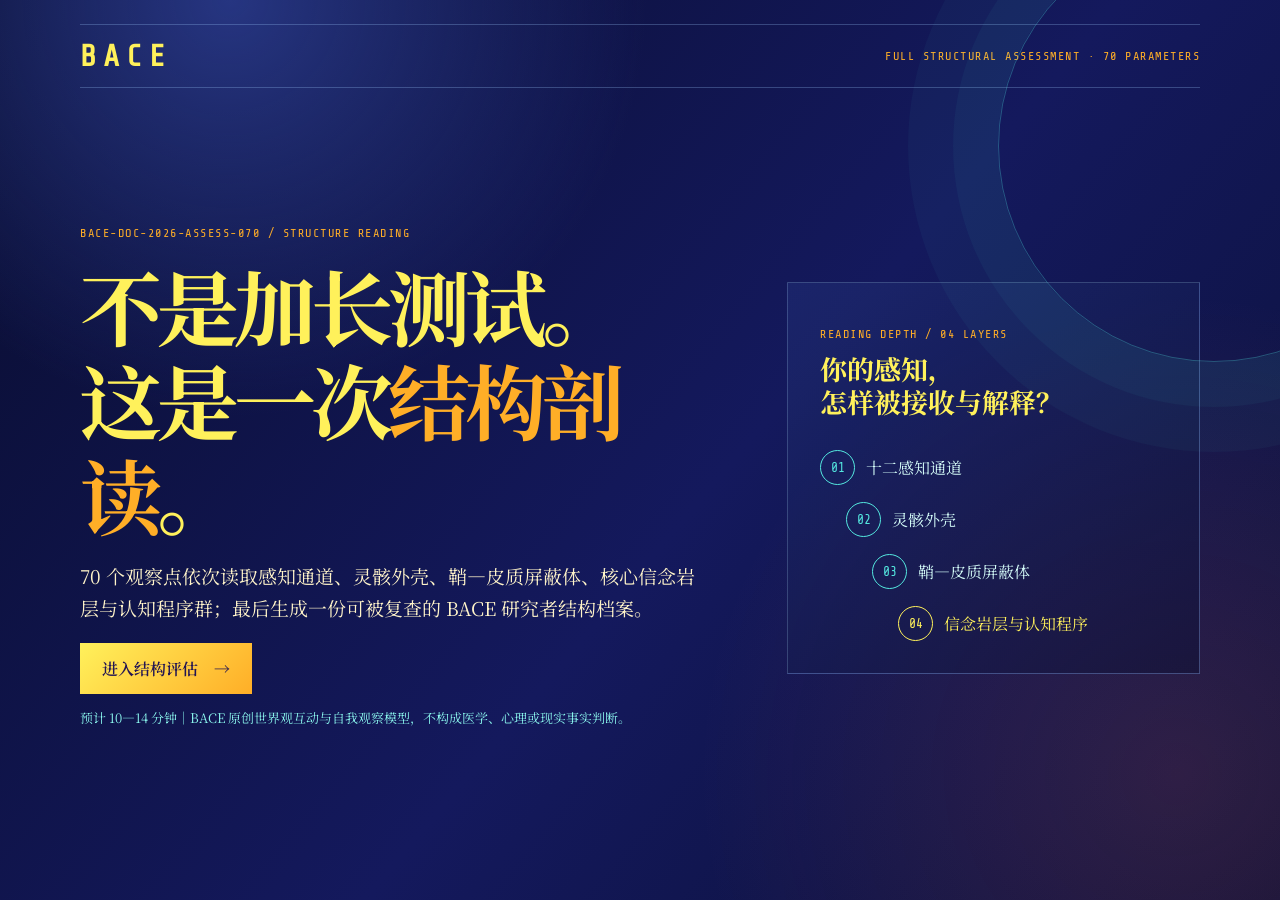
<file: full70.html>
<!doctype html>
<html lang="zh-CN"><head><meta charset="utf-8"><meta name="viewport" content="width=device-width,initial-scale=1"><title>BACE｜70题灵骸结构评估</title><link rel="preconnect" href="https://fonts.googleapis.com"><link rel="preconnect" href="https://fonts.gstatic.com" crossorigin><link href="https://fonts.googleapis.com/css2?family=Noto+Serif+SC:wght@400;600;700;900&family=Share+Tech+Mono&display=swap" rel="stylesheet"><style>
:root{--bg:#16104c;--paper:#28206c;--ink:#fff8d2;--amber:#ffae27;--yellow:#fff15b;--cyan:#52e9e1;--line:rgba(255,235,117,.35);--muted:#bdbbe5}*{box-sizing:border-box}body{margin:0;background:radial-gradient(circle at 75% 8%,#42358c,transparent 28%),linear-gradient(135deg,#16104c,#2b2072 55%,#131044);color:var(--ink);font:16px/1.7 "Noto Serif SC",serif;min-height:100vh}.shell{width:min(920px,calc(100% - 32px));margin:auto;padding:24px 0 56px}.top{display:flex;justify-content:space-between;align-items:center;border-bottom:1px solid var(--line);padding:0 0 18px}.brand{font:700 30px "Share Tech Mono";letter-spacing:7px;color:var(--yellow)}.access,.eyebrow,.mono{font:12px "Share Tech Mono";letter-spacing:1.5px;color:var(--amber)}.screen{display:none;padding:56px 0}.screen.active{display:block}.hero{min-height:70vh;display:grid;place-content:center;text-align:left}.hero h1{font-size:clamp(39px,7vw,72px);line-height:1.15;margin:18px 0;color:var(--yellow)}.hero h1 em{font-style:normal;color:var(--amber)}.lead{max-width:680px;font-size:19px;color:#fff4c9}.panel,.result-card{background:rgba(39,29,105,.7);border:1px solid var(--line);padding:28px;box-shadow:inset 0 0 48px rgba(82,233,225,.06)}.flow{display:grid;grid-template-columns:repeat(4,1fr);gap:9px;margin:28px 0}.flow span{padding:11px;border:1px solid rgba(82,233,225,.3);color:#bafcf8;font-size:13px}.primary,.option{border:0;cursor:pointer;font:600 16px "Noto Serif SC"}.primary{padding:14px 22px;background:linear-gradient(135deg,var(--yellow),var(--amber));color:#241653}.primary:hover{filter:brightness(1.12)}label{display:block;margin:16px 0;color:#fff3c4}input{width:100%;padding:12px;background:#17104f;border:1px solid var(--line);color:#fff8d2;font:16px inherit}.notice{font-size:13px;color:#8bf7ee}.scan-top{display:flex;justify-content:space-between;gap:18px;border-bottom:1px solid var(--line);padding-bottom:16px}.progress{height:6px;background:#17104f;margin-top:9px}.progress i{display:block;height:100%;background:linear-gradient(90deg,var(--cyan),var(--yellow));transition:.25s}.question{padding:52px 0 24px}.question h1{font-size:clamp(25px,4vw,38px);line-height:1.45;max-width:800px}.hint{color:var(--muted);font-size:14px}.options{display:grid;grid-template-columns:1fr 1fr;gap:11px;margin-top:28px}.option{min-height:66px;padding:13px;text-align:left;background:rgba(255,255,255,.035);color:#fff5c9;border:1px solid var(--line)}.option:hover,.option.selected{border-color:var(--yellow);background:rgba(255,174,39,.13)}.option b{font-family:"Share Tech Mono";color:var(--cyan);margin-right:8px}.nav{display:flex;justify-content:space-between;border-top:1px solid var(--line);padding-top:18px}.link{border:0;background:none;color:var(--cyan);font:inherit;cursor:pointer}.analysis{text-align:center;min-height:55vh}.spinner{font:54px "Share Tech Mono";color:var(--yellow);animation:spin 2s linear infinite;margin:35px}@keyframes spin{to{transform:rotate(360deg)}}.identity{display:grid;grid-template-columns:220px 1fr;border:1px solid var(--line)}.identity aside{padding:24px;border-right:1px solid var(--line);background:rgba(255,174,39,.09)}.identity h1{font-size:38px;margin:12px 0}.identity article{padding:28px}.identity article h2{font-size:clamp(36px,6vw,62px);line-height:1.1;margin:10px 0;color:var(--yellow)}.grid{display:grid;grid-template-columns:repeat(3,1fr);gap:14px;margin-top:22px}.mini{padding:19px;background:rgba(38,28,102,.75);border:1px solid rgba(82,233,225,.32)}.mini h3{margin:7px 0;color:var(--yellow)}.bars{margin-top:28px}.bar{display:grid;grid-template-columns:145px 1fr 46px;gap:10px;align-items:center;margin:11px 0;font-size:14px}.bar i{height:8px;background:#15104a}.bar b{display:block;height:100%;background:linear-gradient(90deg,var(--cyan),var(--yellow))}.warning{margin-top:25px;padding:17px;border-left:3px solid var(--cyan);background:rgba(82,233,225,.08);color:#ddfffb}.restart{margin-top:26px}@media(max-width:640px){.shell{width:min(100% - 24px,920px)}.top .access{display:none}.screen{padding:36px 0}.flow{grid-template-columns:1fr 1fr}.options,.grid,.identity{grid-template-columns:1fr}.identity aside{border-right:0;border-bottom:1px solid var(--line)}.scan-top{display:block}.bar{grid-template-columns:105px 1fr 38px;font-size:12px}.hero{min-height:62vh}.lead{font-size:17px}}
</style></head><body><main class="shell"><header class="top"><div class="brand">BACE</div><div class="access">FULL STRUCTURAL ASSESSMENT · 70 PARAMETERS</div></header><section id="home" class="screen active hero"><div class="hero-layout"><div><p class="eyebrow">BACE-DOC-2026-ASSESS-070 / STRUCTURE READING</p><h1>不是加长测试。<br>这是一次<em>结构剖读</em>。</h1><p class="lead">70 个观察点依次读取感知通道、灵骸外壳、鞘—皮质屏蔽体、核心信念岩层与认知程序群；最后生成一份可被复查的 BACE 研究者结构档案。</p><button class="primary" onclick="BACE70.go('register')">进入结构评估　→</button><p class="notice">预计 10—14 分钟｜BACE 原创世界观互动与自我观察模型，不构成医学、心理或现实事实判断。</p></div><aside class="structure-map"><p class="eyebrow">READING DEPTH / 04 LAYERS</p><h2>你的感知，<br>怎样被接收与解释？</h2><ol><li>十二感知通道</li><li>灵骸外壳</li><li>鞘—皮质屏蔽体</li><li>信念岩层与认知程序</li></ol></aside></div></section><section id="register" class="screen"><div class="registration"><aside><p class="eyebrow">INTAKE / SUBJECT FILE</p><h1>建立<br>结构档案</h1><p>本次评估不要求真实姓名。研究者代号会写入结果页，供你保存与回看。</p></aside><div class="panel"><label>研究者代号<input id="alias" maxlength="16" placeholder="例如：夜航记录员" autocomplete="off"></label><label>地区（可选）<input id="region" maxlength="24" placeholder="例如：江苏·南京"></label><button class="primary" onclick="BACE70.start()">生成档案编号并开始读取　→</button></div></div></section><section id="test" class="screen"><div class="scan-top"><div><p id="module" class="eyebrow"></p><p id="subjectId" class="mono"></p></div><div><p id="progressText" class="mono"></p><div id="progressRail" class="progress-rail"></div><p id="progressCaption" class="notice"></p></div></div><article class="question"><div class="q-index"><strong id="qNumber"></strong><p id="qCode" class="eyebrow"></p></div><div class="q-copy"><p class="eyebrow">CURRENT OBSERVATION</p><h1 id="qText"></h1><p class="hint">请选择最接近你过去三个月稳定状态的一项；犹豫时选中间档。可返回上题修改。</p><div id="options" class="options"></div></div></article><div class="nav"><button id="prev" class="link" onclick="BACE70.prev()">← 返回上一观察点</button><span class="notice">答案可返回修改</span></div></section><section id="analysis" class="screen analysis"><p class="eyebrow">ARCHIVE CORE / STRUCTURAL READING</p><div class="spinner">∆</div><h1>正在装配你的<br>结构档案</h1><p id="log" class="notice"></p></section><section id="result" class="screen"><p class="eyebrow">BACE FULL ARCHIVE / GENERATED</p><section class="identity"><aside><p class="eyebrow">RESEARCH SUBJECT</p><h1 id="rAlias"></h1><p id="rId" class="mono"></p><p id="rGrade" class="notice"></p><p id="rRegion" class="notice"></p></aside><article><p class="eyebrow">PRIMARY CLASS / STRUCTURAL IDENTITY</p><h2 id="role"></h2><p id="roleCode" class="mono"></p><p id="summary"></p></article></section><section class="grid structural-grid"><article class="mini"><p class="eyebrow">LAYER 01 / 灵骸外壳</p><h3 id="shell"></h3><p id="shellText"></p></article><article class="mini"><p class="eyebrow">LAYER 02 / 鞘—皮质屏蔽体</p><h3 id="sheath"></h3><p id="sheathText"></p></article><article class="mini"><p class="eyebrow">LAYER 03 / 核心信念岩层</p><h3 id="belief"></h3><p id="beliefText"></p></article><article class="mini"><p class="eyebrow">LAYER 04 / 认知程序群</p><h3 id="program"></h3><p id="programText"></p></article></section><section class="result-card bars"><div class="matrix-head"><p class="eyebrow">FULL ATTRIBUTE MATRIX</p><p class="notice">分数代表本次答题的体验倾向，不是能力等级。</p></div><h2>十二通道分布</h2><div id="bars"></div></section><section class="reading-note"><p class="eyebrow">READING NOTE</p><h2>如何判断它是否像真实的你？</h2><p>先看主接口是否贴近你最常出现的注意方式；再看鞘与岩层是否解释了你面对强烈体验时的筛选、恢复与意义建构。若不贴近，保存这次档案，在不同状态下重新观察，不必强行认领一个身份。</p></section><section class="warning"><b>现实校验优先：</b>这份档案用于世界观互动与自我观察，不用于判断超自然事实、健康问题或他人意图。若持续困扰、睡眠明显受影响或担忧自身安全，请优先联系可信赖的现实支持或专业帮助。</section><button class="primary restart" onclick="BACE70.restart()">重新建立一份结构档案</button></section></main><script src="full70.js"></script></body></html>
</file>
<file: style.css>
:root{--ink:#0b0b0b;--paper:#d8d3c8;--bone:#eeeae0;--red:#8b1717;--line:rgba(232,228,218,.26);--mono:'Share Tech Mono',monospace;--serif:'Noto Serif SC',serif}*{box-sizing:border-box}body{margin:0;background:var(--ink);color:var(--bone);font-family:var(--serif);min-height:100vh}.noise,.scanlines{position:fixed;pointer-events:none;inset:0;z-index:3}.noise{opacity:.08;background-image:url("data:image/svg+xml,%3Csvg viewBox='0 0 180 180' xmlns='http://www.w3.org/2000/svg'%3E%3Cfilter id='n'%3E%3CfeTurbulence type='fractalNoise' baseFrequency='.9' numOctaves='4' stitchTiles='stitch'/%3E%3C/filter%3E%3Crect width='100%25' height='100%25' filter='url(%23n)' opacity='.7'/%3E%3C/svg%3E")}.scanlines{background:repeating-linear-gradient(0deg,transparent 0 3px,rgba(255,255,255,.018) 4px);opacity:.5}.shell{max-width:1060px;margin:auto;padding:0 32px}header{height:100px;border-bottom:1px solid var(--line);display:flex;justify-content:space-between;align-items:center;position:relative;z-index:4}.brand{color:var(--bone);text-decoration:none}.brand span{display:block;font-family:var(--mono);font-size:26px;letter-spacing:5px;color:#cfc7b8}.brand small,.access,.eyebrow,.mono{font-family:var(--mono);letter-spacing:1.2px}.brand small{font-size:10px;color:#89857e}.access{font-size:11px;color:#9c9890}.screen{display:none;min-height:calc(100vh - 160px);padding:68px 0 55px;position:relative;z-index:4}.screen.active{display:block}.hero{text-align:center;padding-top:55px}.eyebrow{font-size:11px;color:#aaa49a;letter-spacing:2px}.seal{width:112px;height:112px;margin:28px auto;border:1px solid #847e72;border-radius:50%;display:flex;justify-content:center;align-items:center;line-height:24px;font-family:var(--mono);font-size:25px;color:#b4ac9d;position:relative}.seal:after{content:'BACE ARCHIVE · BACE ARCHIVE';position:absolute;inset:8px;border:1px dashed #6f6a61;border-radius:50%;font-size:7px;letter-spacing:1px;padding-top:9px}.seal i{font-style:normal;color:var(--red)}h1,h2,h3,p{margin-top:0}.hero h1{font-size:clamp(42px,7vw,75px);line-height:1.16;margin:0 0 18px;font-weight:900;letter-spacing:5px}.hero h1 em{font-style:normal;color:#cac2b4}.lead{font-size:17px;line-height:1.8;color:#bdb7ad;margin-bottom:30px}.primary{background:var(--bone);color:#151515;border:0;padding:15px 22px;font-family:var(--serif);font-weight:700;font-size:15px;cursor:pointer;transition:.2s}.primary:hover{background:#fff;transform:translateY(-2px)}.primary b{font-size:20px;margin-left:12px}.file-line{margin:68px auto 0;border-top:1px solid var(--line);border-bottom:1px solid var(--line);padding:13px;display:flex;gap:20px;justify-content:center;font:11px var(--mono);color:#918c83}.disclaimer{font-size:11px;color:#737069;margin-top:18px}.dossier{max-width:680px;margin:auto}.dossier h2{font-size:38px;letter-spacing:2px;margin-bottom:10px}.muted{color:#aaa49a;font-size:14px}form{margin-top:36px}label{display:block;font-size:14px;margin-bottom:22px;color:#c8c2b7}input,select{display:block;background:transparent;border:0;border-bottom:1px solid #736e65;color:var(--bone);font:16px var(--serif);padding:11px 2px;width:100%;outline:none}select option{background:#1b1b1b}.two{display:grid;grid-template-columns:1fr 1fr;gap:26px}fieldset{border:1px solid var(--line);margin:20px 0 30px;padding:18px 18px 5px}legend{padding:0 8px;color:#aaa49a;font:11px var(--mono)}.radio{display:inline-block;margin-right:24px}.radio input{display:inline;width:auto;accent-color:var(--red)}.assessment{max-width:880px;margin:auto}.test-top{display:flex;justify-content:space-between;border-bottom:1px solid var(--line);padding-bottom:22px}.case-id{font:11px var(--mono);color:#827d74;margin:0}.progress-wrap{width:200px;text-align:right;font:11px var(--mono);color:#aaa49a}.progress{height:3px;background:#3b3935;margin-top:10px}.progress i{display:block;height:100%;background:#c8c0b1;transition:.3s}.question-card{padding:62px 10% 35px;min-height:440px}.question-card>span{font:22px var(--mono);color:var(--red)}.question-card h2{font-size:clamp(25px,4vw,38px);line-height:1.5;margin:24px 0 10px}.scale-hint{color:#89847a;font-size:13px}.answers{display:grid;grid-template-columns:1fr 1fr;gap:10px;margin-top:30px}.answer{padding:14px;border:1px solid var(--line);background:rgba(255,255,255,.02);color:#d5cec2;text-align:left;cursor:pointer;font:14px var(--serif)}.answer:hover,.answer.selected{border-color:#b9b09f;background:rgba(218,210,195,.1)}.answer b{font:14px var(--mono);color:var(--red);margin-right:10px}.test-footer{border-top:1px solid var(--line);padding-top:18px;display:flex;justify-content:space-between;color:#807b72;font-size:11px}.text-button{background:none;border:0;color:#c7c0b4;font:13px var(--serif);cursor:pointer}.analysis{text-align:center;padding-top:130px}.spinner{width:85px;height:85px;border:1px solid var(--red);border-radius:50%;margin:35px auto;color:#d8d0c0;display:flex;justify-content:center;align-items:center;font:30px var(--mono);animation:rotate 2s linear infinite}.analysis h2{letter-spacing:2px}.log{margin:30px auto;text-align:left;max-width:360px;min-height:120px;color:#999389;font:12px/2 var(--mono)}@keyframes rotate{to{transform:rotate(360deg)}}.result{padding-top:45px}.result-head{display:flex;justify-content:space-between}.profile-grid{display:grid;grid-template-columns:260px 1fr;border:1px solid var(--line);margin-top:20px}.identity-card{padding:25px;border-right:1px solid var(--line);background:rgba(216,211,200,.05)}.stamp{display:inline-block;border:1px solid var(--red);color:#b83a35;padding:4px 7px;font:10px var(--mono);transform:rotate(-3deg);margin-bottom:45px}.identity-card p{color:#9e988e;font-size:12px}.identity-card h2{font-size:27px}.role-mark{font:74px var(--mono);color:#a9a193;border-top:1px solid var(--line);border-bottom:1px solid var(--line);padding:19px 0;margin:20px 0}.role-card{padding:35px 45px}.role-card h1{font-size:clamp(36px,6vw,65px);line-height:1.1;letter-spacing:2px;margin:15px 0 5px}.role-card h3{font:16px var(--mono);color:var(--red);letter-spacing:1px}.role-card>p{line-height:1.9;color:#c2bbae;max-width:550px}.tag-row{display:flex;flex-wrap:wrap;gap:7px;margin:22px 0}.tag-row span{border:1px solid #666159;padding:4px 8px;font-size:11px;color:#bbb4a7}blockquote{margin:30px 0 0;border-left:2px solid var(--red);padding:4px 18px;color:#a8a196;font-size:14px}.dimensions{margin-top:38px;border-top:1px solid var(--line);padding-top:20px}.section-title{display:flex;justify-content:space-between;font:12px var(--mono);color:#c4bcae}.section-title small{color:#807a70}.dimension{display:grid;grid-template-columns:130px 1fr 40px;align-items:center;gap:12px;margin:13px 0;font-size:13px}.dimension i{height:7px;background:#35332f;display:block}.dimension b{display:block;height:100%;background:#b8b0a3}.dimension strong{font:12px var(--mono);color:#c9c1b3}.findings{display:grid;grid-template-columns:1.3fr 1fr;gap:50px;margin-top:50px;padding:30px;background:#151515;border-left:2px solid var(--red)}.findings h2{font-size:28px}.findings p{font-size:14px;line-height:1.9;color:#bdb6aa}.next-level{border-left:1px solid var(--line);padding-left:28px}.next-level span{color:#bf3835;font:11px var(--mono)}.print{margin-top:35px}.print{background:var(--red);color:#f2eee5}footer{max-width:1060px;margin:auto;padding:20px 32px;border-top:1px solid var(--line);font:10px var(--mono);color:#6f6a62;position:relative;z-index:4}@media(max-width:620px){.shell{padding:0 18px}header{height:76px}.access{display:none}.screen{padding-top:40px}.file-line{flex-direction:column;gap:7px}.two,.profile-grid,.findings{grid-template-columns:1fr}.answers{grid-template-columns:1fr}.question-card{padding:45px 0;min-height:480px}.test-top{gap:12px}.progress-wrap{width:130px}.identity-card{border-right:0;border-bottom:1px solid var(--line)}.role-card{padding:28px 22px}.section-title{display:block}.section-title small{display:block;margin-top:6px}.dimension{grid-template-columns:100px 1fr 32px}.next-level{border-left:0;border-top:1px solid var(--line);padding:20px 0 0}footer{padding:18px}}
@media print{body{background:#fff;color:#111}.noise,.scanlines,header,footer,.result-head button,.print{display:none}.shell{max-width:none}.screen{padding:0}.result{display:block!important}.profile-grid,.dimensions,.findings{break-inside:avoid} .role-card>p,.findings p{color:#222}}

.panel-subhead{margin:0 0 8px;color:#a79d8e;font:11px var(--serif)}
.field-note{display:block;margin-top:7px;color:#59e7e1;font:10px/1.6 var(--mono);letter-spacing:.2px}
.similarity{margin:23px 0 0;color:#56e8e1;font:12px var(--mono);letter-spacing:.5px}.locked{margin-top:12px;padding:0;color:#fff159;border-bottom:1px solid #ffad22}
.role-card .tag-row span:nth-child(n+4){display:none}
.card-note{margin-top:18px!important;padding-top:15px;border-top:1px solid rgba(75,232,224,.3);font-size:12px!important;color:#78eee6!important}
.free-insight{margin-top:45px;padding-top:22px;border-top:1px solid rgba(255,221,73,.35)}.network-graph{margin-top:18px;border:1px solid rgba(72,233,225,.36);background:radial-gradient(circle at center,rgba(76,73,185,.48),rgba(26,19,78,.3));padding:18px}.network-graph svg{display:block;width:min(100%,560px);margin:auto}.network-graph>p{margin:10px 0 0;text-align:center;color:#72e9e4;font-size:12px}.network-graph line{stroke-width:1.2}.network-graph .soft-line{stroke:rgba(79,230,223,.24)}.network-graph .active-line{stroke:#ffe544;stroke-width:2.3;filter:drop-shadow(0 0 4px #ffae24)}.network-node circle{fill:#29216d;stroke:#4fe6df;stroke-width:1.2}.network-node.active-node circle{fill:#ff9e20;stroke:#fff168;stroke-width:2.5;filter:drop-shadow(0 0 7px #ffb221)}.network-node text{fill:#c8fffa;font:10px var(--mono)}.network-node .node-label{fill:#fff4b5;font:8px var(--serif)}.core-node{fill:#251966;stroke:#ffe544;stroke-width:2}.core-title{fill:#fff167;font:20px var(--serif);font-weight:700}.core-sub{fill:#52eee7;font:9px var(--mono);letter-spacing:1px}.insight-grid{display:grid;grid-template-columns:repeat(3,1fr);gap:14px;margin-top:16px}.insight-grid article{padding:20px;background:rgba(45,35,117,.52);border:1px solid rgba(72,233,225,.24)}.insight-grid h2{font-size:19px;margin:12px 0}.insight-grid p:last-child{margin:0;font-size:13px;line-height:1.85;color:#fff4c7}@media(max-width:620px){.insight-grid{grid-template-columns:1fr}.network-graph{padding:8px}}
.radar-section,.library-section,.safety-section,.term-section{margin-top:45px;padding-top:22px;border-top:1px solid rgba(255,221,73,.35)}.radar-chart{padding:16px;margin-top:18px;border:1px solid rgba(255,221,73,.28);background:radial-gradient(circle at center,rgba(70,220,216,.11),rgba(30,22,88,.2))}.radar-chart svg{display:block;width:min(100%,620px);margin:auto}.radar-chart>p{margin:12px 0 0;text-align:center;font-size:12px;color:#72e9e4}.radar-ring{fill:none;stroke:rgba(79,230,223,.24);stroke-width:1}.radar-axis{stroke:rgba(255,229,68,.26);stroke-width:1}.radar-shape{fill:rgba(255,170,33,.3);stroke:#fff051;stroke-width:2.5;filter:drop-shadow(0 0 4px rgba(255,167,33,.55))}.radar-label{fill:#fff7bc;font:10px var(--serif)}.radar-core{fill:#45e9e1}.class-library{display:grid;grid-template-columns:repeat(3,1fr);gap:10px;margin-top:18px}.class-tile{min-height:175px;padding:17px;border:1px solid rgba(75,232,224,.28);background:rgba(45,35,117,.45)}.class-tile.current{border-color:#fff052;box-shadow:inset 0 0 22px rgba(255,174,31,.13)}.class-tile span,.class-tile small{display:block;font:10px var(--mono);letter-spacing:.7px}.class-tile span{color:#50ebe2}.class-tile h3{margin:9px 0 3px;color:#fff163;font-size:21px}.class-tile small{color:#ffae25}.class-tile p{margin:13px 0 8px;color:#fff4c7;font-size:12px;line-height:1.65}.class-tile em{color:#74e9e3;font-size:11px;font-style:normal}.safety-grid{display:grid;grid-template-columns:repeat(4,1fr);gap:10px;margin-top:18px}.safety-grid article{padding:17px;border-left:2px solid #4be9e1;background:rgba(45,35,117,.45)}.safety-grid b{font:12px var(--mono);color:#fff050}.safety-grid p{margin:12px 0 0;color:#fff4c7;font-size:12px;line-height:1.75}.term-table{margin-top:18px;border:1px solid rgba(75,232,224,.3)}.term-table>div{display:grid;grid-template-columns:1fr 1.6fr 1.5fr;gap:16px;padding:13px 16px;border-bottom:1px solid rgba(75,232,224,.18);font-size:12px;line-height:1.6}.term-table>div:last-child{border-bottom:0}.term-table>div:first-child{background:rgba(255,174,31,.13);color:#fff163;font-family:var(--mono)}.term-table span:first-child{color:#50ece3;font-weight:700}.term-table span{color:#fff4c7}@media(max-width:700px){.class-library{grid-template-columns:1fr 1fr}.safety-grid{grid-template-columns:1fr 1fr}.term-table>div{grid-template-columns:1fr;gap:5px}.term-table>div:first-child{display:none}}@media(max-width:420px){.class-library,.safety-grid{grid-template-columns:1fr}.radar-label{font-size:8px}}
.library-section details,.term-section details{border:1px solid rgba(75,232,224,.35);background:rgba(45,35,117,.34)}.library-section summary,.term-section summary{display:flex;align-items:center;justify-content:space-between;gap:16px;padding:18px;cursor:pointer;color:#fff15d;font:12px var(--mono);letter-spacing:.8px}.library-section summary small,.term-section summary small{color:#72e9e4;font:12px var(--serif);letter-spacing:0}.library-section summary::-webkit-details-marker,.term-section summary::-webkit-details-marker{display:none}.library-section summary:after,.term-section summary:after{content:'+';font-size:24px;color:#ffad21}.library-section details[open] summary:after,.term-section details[open] summary:after{content:'−'}.library-section .class-library,.term-section .term-table{margin:0 16px 16px}.priority-safety{border:1px solid rgba(255,229,68,.42);padding:22px;background:linear-gradient(100deg,rgba(255,174,31,.1),rgba(65,234,226,.05))}.priority-safety .section-title{color:#fff36b}@media(max-width:620px){.library-section summary,.term-section summary{padding:16px;font-size:11px}.library-section summary small,.term-section summary small{font-size:11px}.library-section .class-library,.term-section .term-table{margin:0 10px 10px}.priority-safety{margin-top:28px;padding:16px}.safety-grid{grid-template-columns:1fr}.dimension strong{font-size:11px}}

/* BACE 蓝紫档案主题：依据《BACE 超自然研究》封面语言重新设定 */
:root{--ink:#201760;--paper:#2b2272;--bone:#fff7be;--red:#ff9516;--line:rgba(255,230,111,.36)}body{background:radial-gradient(circle at 72% 16%,#40358c 0,transparent 31%),linear-gradient(135deg,#1c1557,#2c2477 52%,#18134e);color:#fff8d3}.noise{opacity:.06}.scanlines{background:repeating-linear-gradient(0deg,transparent 0 3px,rgba(83,230,232,.025) 4px)}header{border-color:rgba(255,229,104,.36)}.brand span{color:#fff050;text-shadow:0 0 18px rgba(255,231,52,.25)}.brand small,.access{color:#ffae25}.hero:before{background:repeating-radial-gradient(circle,transparent 0 29px,rgba(255,194,40,.13) 30px 31px,transparent 32px 58px)}.archive-field{background:linear-gradient(120deg,transparent 18%,rgba(68,47,176,.35) 50%,transparent 82%)}.archive-field:before{background:linear-gradient(115deg,transparent 47%,rgba(53,230,224,.2) 49%,transparent 50%) 0 0/170px 170px,linear-gradient(65deg,transparent 47%,rgba(255,210,43,.16) 49%,transparent 50%) 0 0/170px 170px}.node{background:#42e7e1;box-shadow:0 0 12px 4px rgba(57,233,225,.48)}.orb{border-color:rgba(255,234,101,.45);box-shadow:0 0 22px rgba(58,228,221,.45),inset 0 0 18px rgba(255,169,25,.22)}.circuit{background:linear-gradient(90deg,transparent,rgba(71,238,231,.65),transparent)}.eyebrow,.status{color:#ffb02a}.status i{background:#45e8e0;box-shadow:0 0 10px #45e8e0}.hero h1{color:#fff16c;text-shadow:0 0 25px rgba(255,229,63,.15)}.hero h1 em{color:#ff9821;text-shadow:0 0 30px rgba(255,143,24,.35)}.lead{color:#fff7d6}.primary{background:linear-gradient(135deg,#fff04b,#ffae1e);color:#21165b}.primary:hover{background:#fff9a0}.enter-button{box-shadow:0 0 0 1px rgba(255,240,93,.65),0 0 28px rgba(255,164,23,.32)}.enter-button span{color:#5a2c79}.entry-note{color:#45e7df}.access-panel{border-color:rgba(52,238,229,.62);background:linear-gradient(145deg,rgba(47,38,119,.86),rgba(25,20,76,.9));box-shadow:inset 0 0 65px rgba(54,231,225,.08),0 15px 55px rgba(13,8,52,.5)}.access-panel:after{color:#48e9e1}.panel-label{color:#fff057}.badge-document{margin:15px 0 18px;padding:8px;background:#151047;border:1px solid rgba(255,219,72,.58);box-shadow:0 0 22px rgba(255,174,31,.2);position:relative}.badge-document:before{content:'BACE / SEAL / 001';position:absolute;right:8px;top:8px;padding:3px 5px;background:rgba(27,20,82,.82);color:#ffef4d;font:8px var(--mono);letter-spacing:1px}.badge-document img{display:block;width:100%;height:164px;object-fit:cover;object-position:center 43%;filter:saturate(.93) contrast(1.08)}.badge-document figcaption{padding:7px 1px 0;color:#4fe6df;font:9px var(--mono);letter-spacing:.6px}.panel-rule{background:linear-gradient(90deg,#48ece2,#ffbc24,transparent)}.panel-subhead{color:#ffce45}.access-panel dl div{border-color:rgba(62,230,222,.19)}.access-panel dt{color:#55eae3}.access-panel dd{color:#fff7bd}.panel-foot{color:#ffca54}.file-line{border-color:rgba(56,232,224,.42);color:#ffcd4c}.dossier,.assessment,.result,.analysis{background:transparent}.question-card>span,.answer b,.role-card h3,.next-level span{color:#ffad21}.progress i,.dimension b{background:linear-gradient(90deg,#45e9e1,#ffe544)}.stamp{border-color:#48e9e1;color:#53eee6}.identity-card{background:rgba(61,48,145,.28)}.profile-grid,.dimensions{border-color:rgba(255,221,73,.35)}.role-card>p,.findings p{color:#fff4c7}.findings{background:rgba(45,35,117,.62);border-left-color:#47e8e0}.print{background:linear-gradient(135deg,#ff971c,#ffd331);color:#251651}.tag-row span{border-color:rgba(74,231,224,.55);color:#fff29b}.dimension i{background:#161047}.section-title{color:#fff25b}.section-title small,.muted,.scale-hint{color:#72e9e4}input,select{border-color:rgba(255,222,76,.52);color:#fff6c7}fieldset{border-color:rgba(65,234,226,.38)}legend{color:#58e7e2}select option{background:#211862}@media print{body{background:#fff;color:#171347}.noise,.scanlines{display:none}}

/* 免费档案的校验、分享与后续观察入口。 */
.radar-area{fill:rgba(255,170,33,.3);stroke:none}.radar-outline{fill:none;stroke:#fff051;stroke-width:2.5;filter:drop-shadow(0 0 4px rgba(255,167,33,.55))}.free-identity{display:grid;grid-template-columns:1.1fr .9fr;gap:32px}.archive-check{padding-left:26px;border-left:1px solid rgba(255,221,73,.42)}.archive-check h2,.bace-continuation h2{margin:8px 0 12px;color:#fff36b;font-size:24px}.archive-check>p{font-size:13px;line-height:1.75}.archive-check label{display:block;margin:10px 0;color:#fff5cd;font-size:13px;line-height:1.55;cursor:pointer}.archive-check input{accent-color:#ffe544;margin-right:8px}.calibration-result{min-height:43px;margin-top:16px!important;padding:11px 13px;background:rgba(66,234,226,.09);border-left:2px solid #4be9e1;color:#81f1ea!important;font-size:12px!important}.bace-continuation{display:grid;grid-template-columns:repeat(3,1fr);gap:14px;margin-top:24px}.bace-continuation article{padding:22px;border:1px solid rgba(75,232,224,.28);background:rgba(45,35,117,.48)}.bace-continuation p{color:#fff4c7;font-size:13px;line-height:1.8}.share-dossier{border-color:rgba(255,224,73,.55)!important;background:linear-gradient(145deg,rgba(83,55,148,.56),rgba(36,28,103,.56))!important}.share-actions{display:flex;flex-wrap:wrap;gap:9px;margin-top:16px}.share-actions button{font-size:12px}.secondary-action{padding:11px 14px;border:1px solid rgba(75,232,224,.58);background:rgba(26,20,82,.52);color:#a1fff7;cursor:pointer;font-family:var(--serif)}.secondary-action:hover{border-color:#fff15d;color:#fff15d}.share-status{min-height:24px;margin:14px 0 0!important;color:#75eee7!important;font-size:12px!important}.xhs-id{margin:14px 0!important;padding:9px 11px;border:1px dashed rgba(255,225,73,.48);color:#fff15d!important;font-family:var(--mono);font-size:12px!important;letter-spacing:.4px}@media(max-width:760px){.free-identity,.bace-continuation{grid-template-columns:1fr}.archive-check{padding:21px 0 0;border-top:1px solid rgba(255,221,73,.42);border-left:0}.bace-continuation article{padding:18px}.share-actions{display:grid;grid-template-columns:1fr}.share-actions button,.xhs-follow .secondary-action{width:100%}}

/* 首页：档案入口 / 密教神经网络 */
.hero{padding-top:48px;overflow:hidden;isolation:isolate;text-align:left}.hero:before{content:'';position:absolute;z-index:-2;width:680px;height:680px;left:52%;top:-55px;transform:translateX(-50%);background:repeating-radial-gradient(circle,transparent 0 29px,rgba(174,31,29,.13) 30px 31px,transparent 32px 58px);mask-image:radial-gradient(circle,#000 10%,transparent 70%);animation:slow-spin 52s linear infinite}.archive-field{position:absolute;inset:0;z-index:-1;opacity:.85;background:linear-gradient(120deg,transparent 18%,rgba(102,15,15,.12) 50%,transparent 82%)}.archive-field:before{content:'';position:absolute;inset:10% -5%;background:linear-gradient(115deg,transparent 47%,rgba(176,164,143,.16) 49%,transparent 50%) 0 0/170px 170px,linear-gradient(65deg,transparent 47%,rgba(176,164,143,.12) 49%,transparent 50%) 0 0/170px 170px;mask-image:linear-gradient(90deg,transparent,#000 25% 75%,transparent);animation:drift 18s linear infinite}.orb{position:absolute;border:1px solid rgba(217,205,184,.4);border-radius:50%;box-shadow:0 0 22px rgba(161,29,26,.48),inset 0 0 18px rgba(161,29,26,.3);animation:pulse 4s ease-in-out infinite}.orb-a{width:8px;height:8px;top:20%;left:16%}.orb-b{width:6px;height:6px;right:13%;bottom:25%;animation-delay:-1.6s}.node{position:absolute;width:3px;height:3px;background:#d0c5b1;border-radius:50%;box-shadow:0 0 12px 4px rgba(172,29,25,.42);animation:nodeblink 3s ease-in-out infinite}.n1{top:28%;left:30%}.n2{top:17%;right:23%;animation-delay:-1s}.n3{bottom:20%;left:42%;animation-delay:-2.1s}.n4{right:30%;bottom:34%;animation-delay:-.5s}.circuit{position:absolute;display:block;height:1px;background:linear-gradient(90deg,transparent,rgba(210,195,170,.5),transparent);transform-origin:left}.c1{width:300px;left:7%;top:28%;transform:rotate(25deg)}.c2{width:280px;right:-4%;top:45%;transform:rotate(-30deg)}.c3{width:220px;left:25%;bottom:17%;transform:rotate(-13deg)}.hero-grid{min-height:530px;display:grid;grid-template-columns:1.3fr .7fr;align-items:center;gap:45px}.portal-copy{max-width:650px}.status{font-size:12px;color:#b9afa0;letter-spacing:.8px;margin:18px 0 33px}.status i{display:inline-block;width:7px;height:7px;margin-right:7px;background:#a91d1b;box-shadow:0 0 10px #a91d1b;border-radius:50%;animation:pulse 1.3s infinite}.hero h1{font-size:clamp(42px,6.2vw,72px);line-height:1.16;margin:0 0 20px;font-weight:900;letter-spacing:3px;text-wrap:balance}.hero h1 em{font-style:normal;color:#d0c5b3;text-shadow:0 0 30px rgba(160,30,26,.35)}.enter-button{min-width:235px;background:#b7aa94;box-shadow:0 0 0 1px rgba(223,212,192,.4),0 0 24px rgba(139,23,23,.25)}.enter-button span{font-family:var(--mono);margin-right:8px;color:var(--red)}.entry-note{margin:16px 0 0;color:#857e73;font:10px var(--mono);letter-spacing:1px}.access-panel{padding:26px 25px 20px;border:1px solid rgba(215,202,181,.3);background:linear-gradient(135deg,rgba(220,206,181,.075),rgba(45,18,18,.22));box-shadow:inset 0 0 60px rgba(155,25,25,.08),0 15px 55px rgba(0,0,0,.3);position:relative}.access-panel:after{content:'OBSERVATION NODE';position:absolute;right:-27px;top:55px;transform:rotate(90deg);font:9px var(--mono);letter-spacing:2px;color:#827b70}.panel-label{font:11px var(--mono);letter-spacing:1.7px;color:#c5bba9}.occult-grid{height:150px;margin:25px 0;position:relative;display:grid;place-items:center;border:1px solid rgba(205,191,170,.28);background:radial-gradient(circle,rgba(139,23,23,.2),transparent 60%)}.occult-grid:before,.occult-grid:after{content:'';position:absolute;border:1px solid rgba(209,193,167,.45);width:90px;height:90px;transform:rotate(45deg)}.occult-grid:after{width:126px;height:126px;border-color:rgba(139,23,23,.5)}.occult-grid span{position:absolute;font:12px var(--mono);color:#bdb19f;z-index:1}.occult-grid span:nth-child(1){top:12px;left:14px}.occult-grid span:nth-child(2){position:static;font-size:38px;color:#a52c27}.occult-grid span:nth-child(3){bottom:12px;right:14px}.occult-grid span:nth-child(4){bottom:12px;left:14px}.occult-grid b{width:7px;height:7px;background:#d0c4ae;border-radius:50%;box-shadow:0 0 15px 6px rgba(163,30,27,.45);z-index:2}.panel-rule{height:1px;background:linear-gradient(90deg,#8b1717,transparent);margin-bottom:16px}.access-panel dl{margin:0}.access-panel dl div{display:flex;justify-content:space-between;padding:7px 0;border-bottom:1px solid rgba(215,202,181,.12)}.access-panel dt,.access-panel dd{margin:0;font:10px var(--mono);letter-spacing:.7px}.access-panel dt{color:#817a6f}.access-panel dd{color:#c9c0b0}.access-panel .live{color:#c8433e}.panel-foot{margin:18px 0 0;color:#8e877c;font-size:11px;line-height:1.7}.hero .file-line{margin:6px auto 0}@keyframes slow-spin{to{transform:translateX(-50%) rotate(360deg)}}@keyframes drift{to{transform:translateX(170px)}}@keyframes pulse{50%{opacity:.35;transform:scale(.8)}}@keyframes nodeblink{50%{opacity:.22;box-shadow:none}}@media(max-width:620px){.hero{padding-top:32px}.hero-grid{grid-template-columns:1fr;gap:35px}.hero h1{font-size:43px}.access-panel{margin-right:20px}.hero .file-line{margin-top:0}}
</file>
